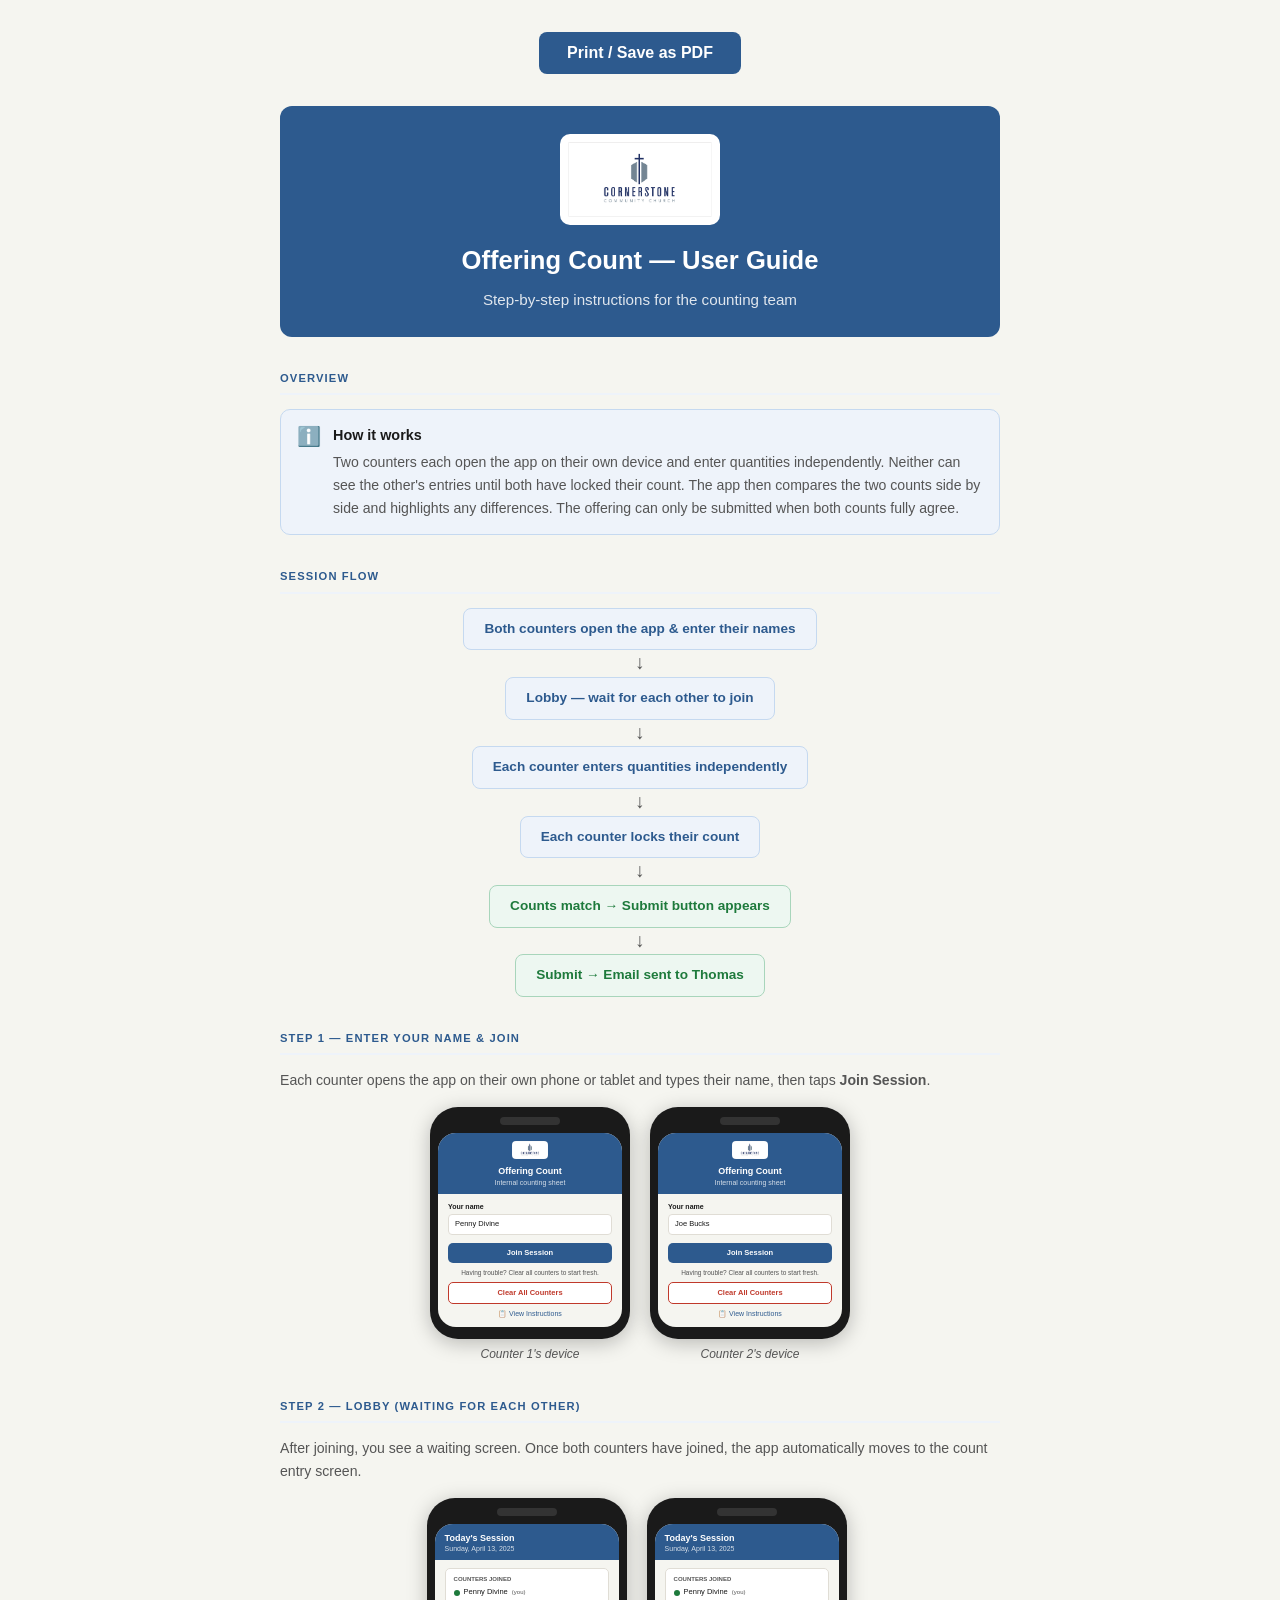
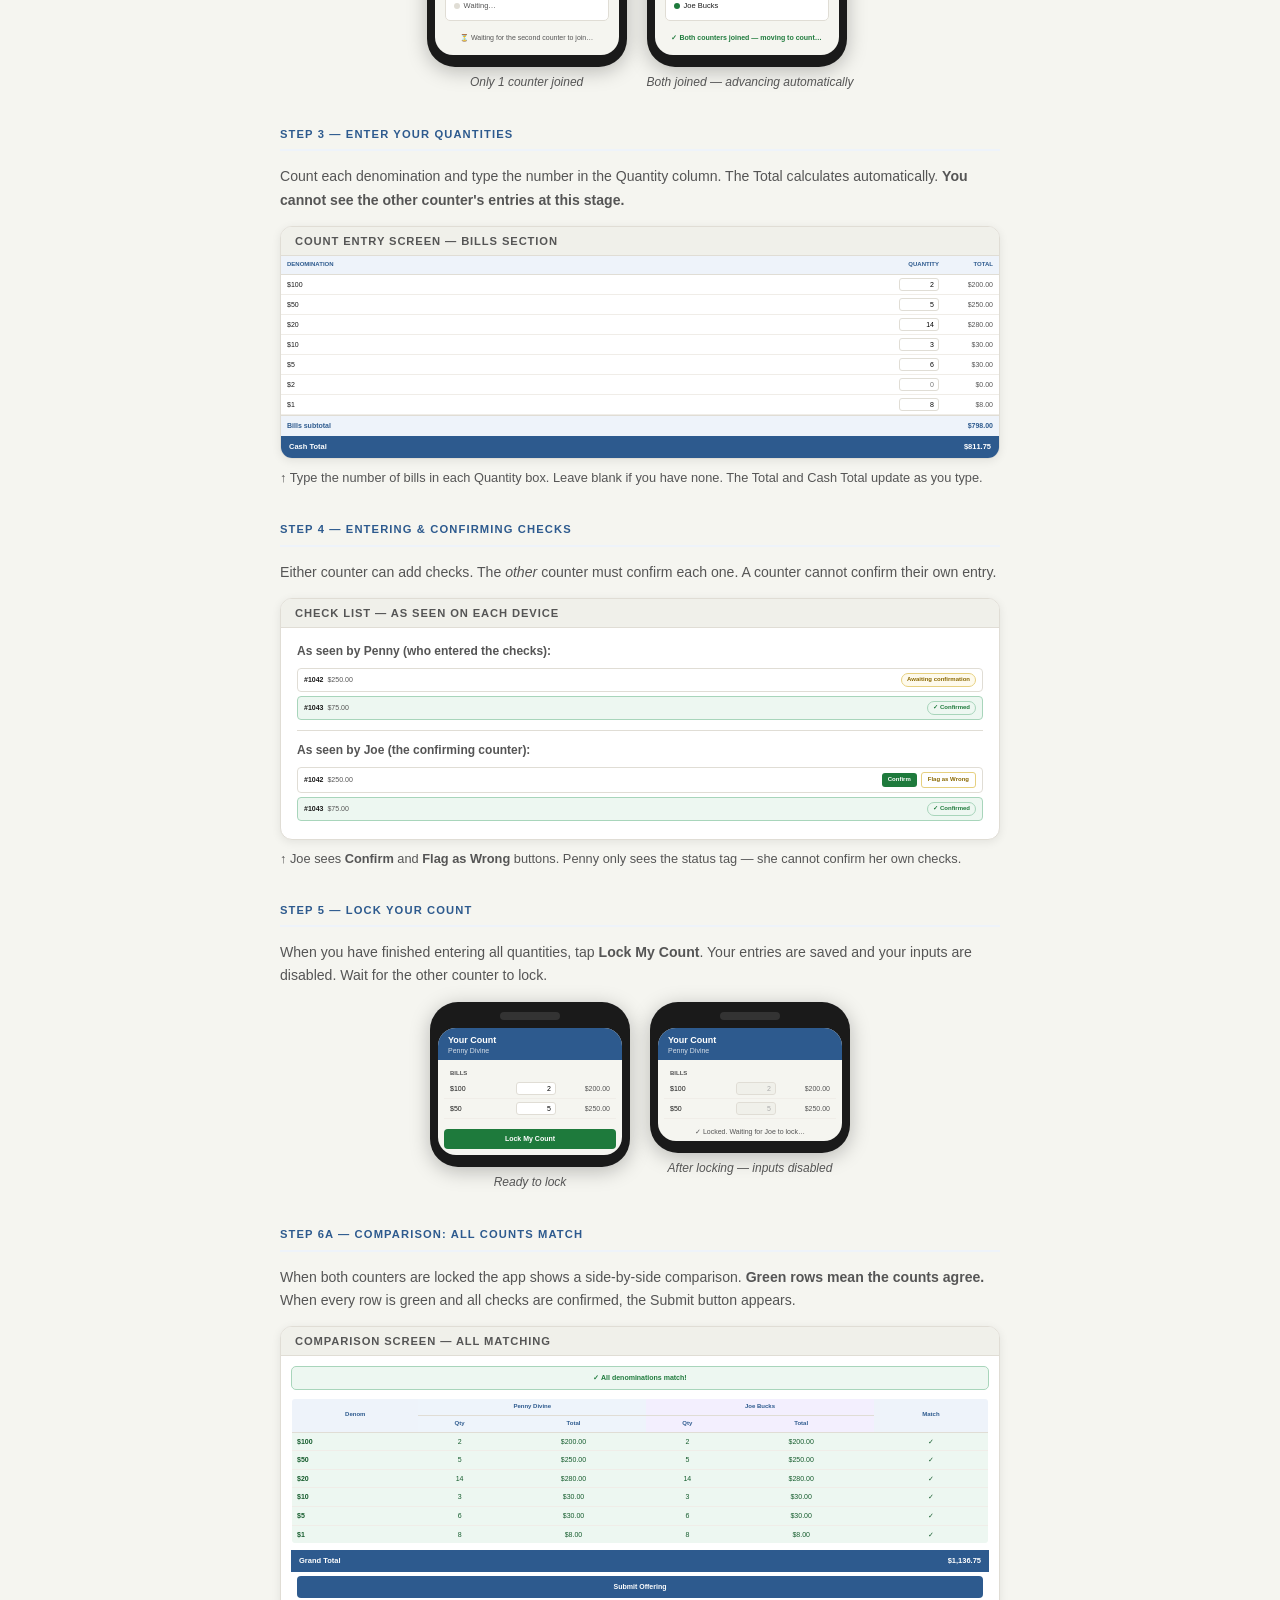
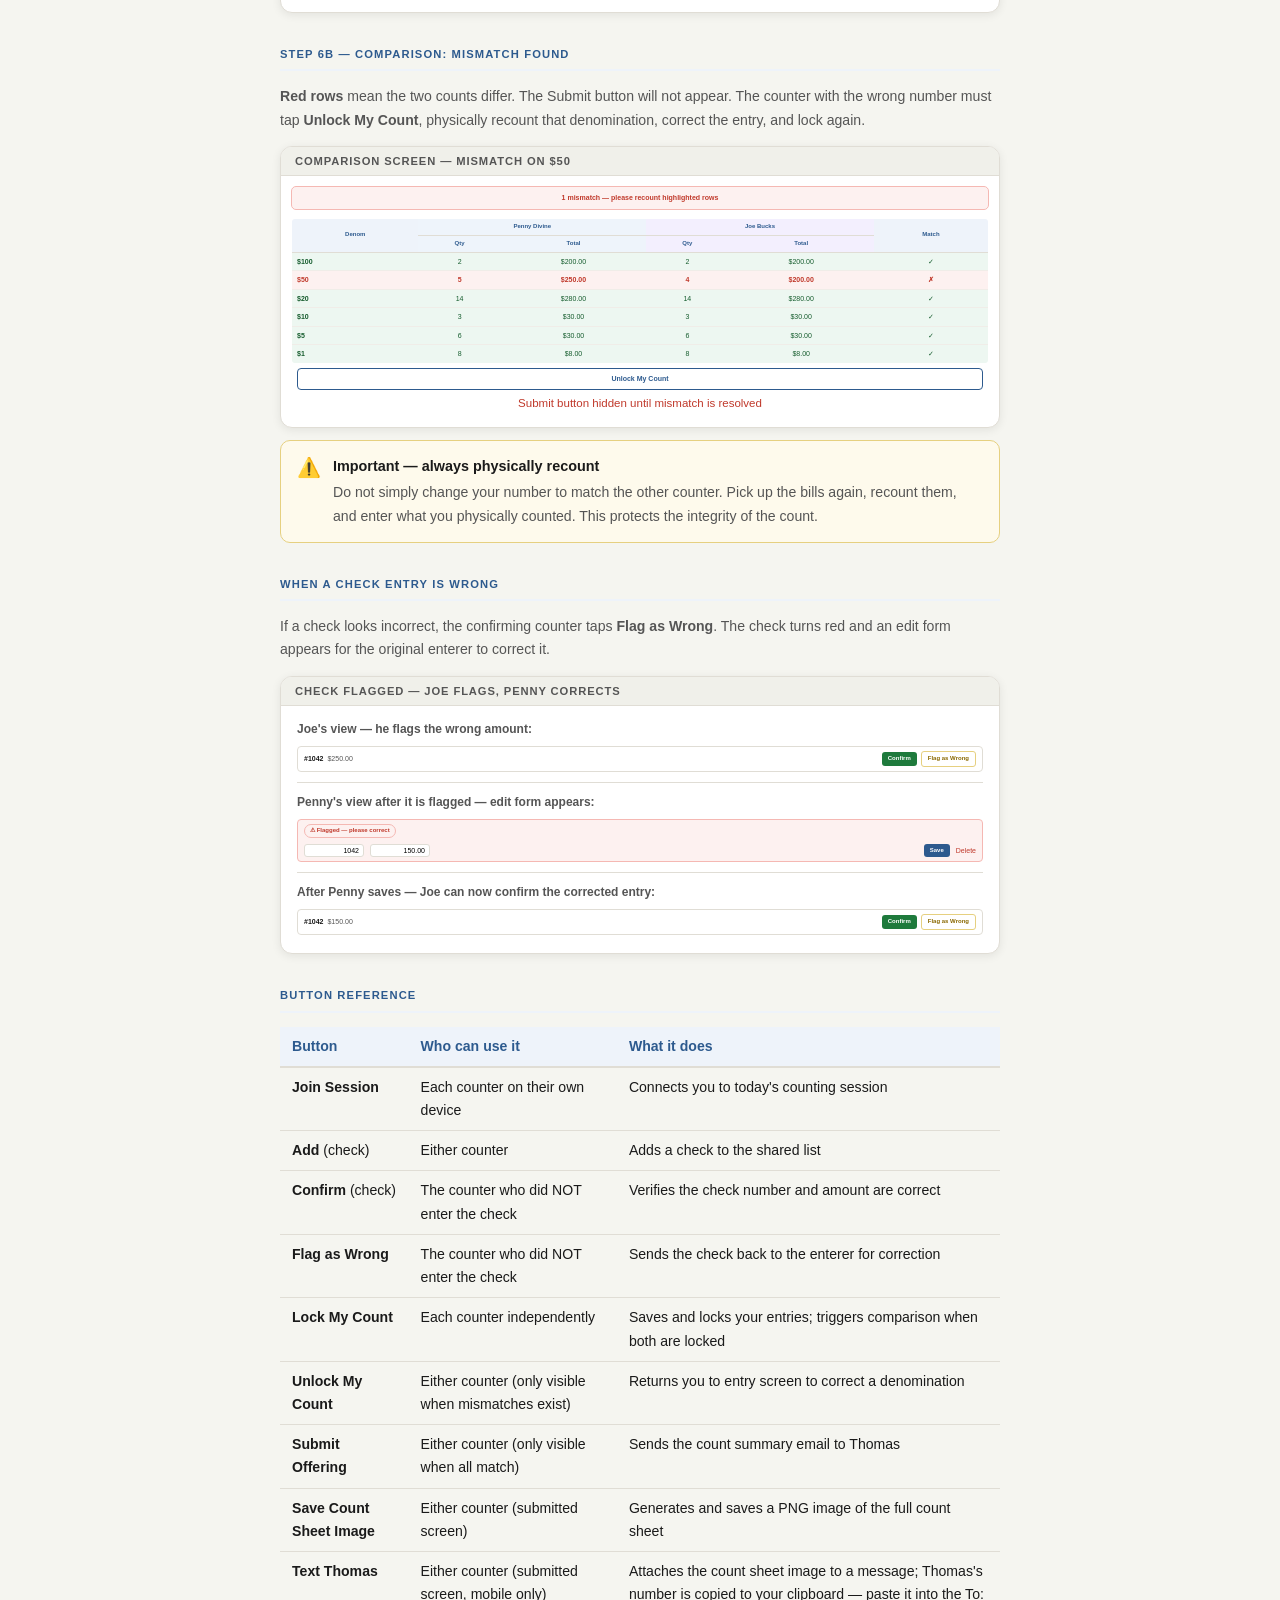
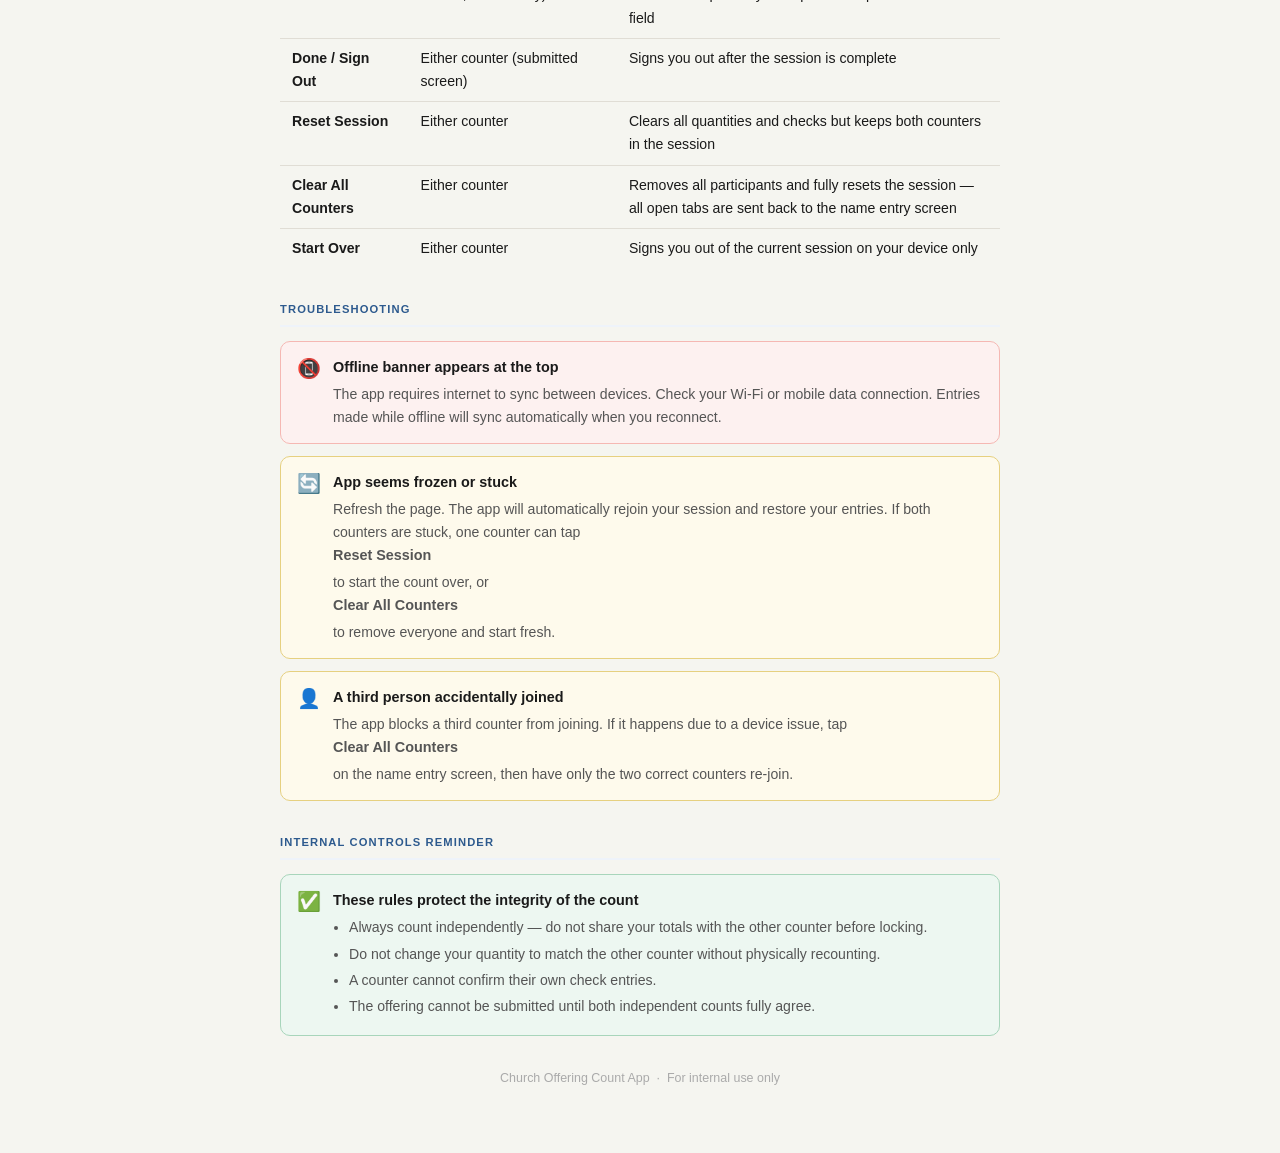
<file: instructions.html>
<!DOCTYPE html>
<html lang="en">
<head>
  <meta charset="UTF-8">
  <meta name="viewport" content="width=device-width, initial-scale=1.0">
  <title>Offering Count — User Guide</title>
  <style>
    *, *::before, *::after { box-sizing: border-box; margin: 0; padding: 0; }

    :root {
      --primary:    #2d5a8e;
      --primary-lt: #eef3fa;
      --success:    #1e7a3c;
      --success-lt: #edf7f1;
      --warn:       #8a6800;
      --warn-lt:    #fefaec;
      --danger:     #c0392b;
      --danger-lt:  #fdf1f0;
      --border:     #e0ddd5;
      --text:       #1a1a1a;
      --muted:      #555;
      --bg:         #f5f5f0;
    }

    body {
      font-family: -apple-system, BlinkMacSystemFont, 'Segoe UI', Roboto, sans-serif;
      background: var(--bg); color: var(--text);
      font-size: 15px; line-height: 1.65;
      padding: 32px 16px 64px;
    }

    .page { max-width: 720px; margin: 0 auto; }

    /* ── Header ── */
    .guide-header {
      text-align: center; padding: 28px 24px 24px;
      background: var(--primary); color: #fff;
      border-radius: 12px; margin-bottom: 32px;
    }
    .guide-header .cross { font-size: 2rem; margin-bottom: 8px; }
    .guide-header h1 { font-size: 1.6rem; font-weight: 800; }
    .guide-header p  { opacity: .85; font-size: .95rem; margin-top: 6px; }

    /* ── Section ── */
    .section { margin-bottom: 32px; }
    .section-title {
      font-size: .7rem; font-weight: 800; letter-spacing: .1em;
      text-transform: uppercase; color: var(--primary);
      border-bottom: 2px solid var(--primary-lt);
      padding-bottom: 6px; margin-bottom: 14px;
    }

    /* ── Steps ── */
    .steps { display: flex; flex-direction: column; gap: 12px; }
    .step {
      display: flex; gap: 14px; align-items: flex-start;
      background: #fff; border: 1px solid var(--border);
      border-radius: 10px; padding: 14px 16px;
    }
    .step-num {
      flex-shrink: 0; width: 28px; height: 28px;
      border-radius: 50%; background: var(--primary); color: #fff;
      font-size: .8rem; font-weight: 800;
      display: flex; align-items: center; justify-content: center;
    }
    .step-body { flex: 1; }
    .step-body strong { display: block; font-size: .95rem; margin-bottom: 3px; }
    .step-body p, .step-body ul { font-size: .88rem; color: var(--muted); }
    .step-body ul { padding-left: 18px; margin-top: 4px; }
    .step-body ul li { margin-bottom: 3px; }

    /* ── Callout boxes ── */
    .callout {
      border-radius: 10px; padding: 14px 16px;
      font-size: .88rem; margin-bottom: 12px;
      display: flex; gap: 12px; align-items: flex-start;
    }
    .callout .icon { font-size: 1.2rem; flex-shrink: 0; line-height: 1.4; }
    .callout-body strong { display: block; margin-bottom: 3px; font-size: .9rem; }
    .callout-body p, .callout-body ul { color: var(--muted); }
    .callout-body ul { padding-left: 16px; margin-top: 4px; }
    .callout-body ul li { margin-bottom: 3px; }
    .callout.info    { background: var(--primary-lt); border: 1px solid #c5d9f0; }
    .callout.success { background: var(--success-lt); border: 1px solid #a8d5bb; }
    .callout.warn    { background: var(--warn-lt);    border: 1px solid #e6d080; }
    .callout.danger  { background: var(--danger-lt);  border: 1px solid #f5b8b3; }

    /* ── Flow diagram ── */
    .flow {
      display: flex; flex-direction: column; align-items: center; gap: 0;
      margin: 8px 0 16px;
    }
    .flow-box {
      background: #fff; border: 1.5px solid var(--border);
      border-radius: 8px; padding: 9px 20px;
      font-size: .85rem; font-weight: 600; text-align: center;
      min-width: 220px;
    }
    .flow-box.green  { border-color: #a8d5bb; background: var(--success-lt); color: var(--success); }
    .flow-box.blue   { border-color: #c5d9f0; background: var(--primary-lt); color: var(--primary); }
    .flow-box.red    { border-color: #f5b8b3; background: var(--danger-lt);  color: var(--danger);  }
    .flow-box.gold   { border-color: #e6d080; background: var(--warn-lt);    color: var(--warn);    }
    .flow-arrow { font-size: 1.2rem; color: var(--muted); line-height: 1.4; }

    /* ── Table ── */
    table { width: 100%; border-collapse: collapse; font-size: .88rem; margin-top: 8px; }
    th { background: var(--primary-lt); color: var(--primary); font-weight: 700;
         padding: 8px 12px; text-align: left; border-bottom: 2px solid var(--border); }
    td { padding: 8px 12px; border-bottom: 1px solid var(--border); vertical-align: top; }
    tr:last-child td { border-bottom: none; }

    /* ── Print ── */
    .print-btn {
      display: block; margin: 0 auto 32px; padding: 12px 28px;
      background: var(--primary); color: #fff; border: none;
      border-radius: 8px; font-size: 1rem; font-weight: 600;
      cursor: pointer; text-align: center;
    }
    .print-btn:hover { background: #1e3f63; }
    @media print {
      body { background: #fff; padding: 16px; }
      .print-btn { display: none; }
      .step, .callout, .flow-box, .mockup-wrap { break-inside: avoid; }
    }

    /* ════════════════════════════════════════
       MOCKUP STYLES
    ════════════════════════════════════════ */
    .mockup-wrap {
      margin: 14px 0 4px;
      background: #fff;
      border: 1.5px solid var(--border);
      border-radius: 12px;
      overflow: hidden;
      box-shadow: 0 2px 10px rgba(0,0,0,.08);
    }
    .mockup-label {
      background: #f0f0ea; border-bottom: 1px solid var(--border);
      font-size: .7rem; font-weight: 700; letter-spacing: .08em;
      text-transform: uppercase; color: var(--muted);
      padding: 5px 14px;
    }
    .mockup-body { padding: 14px 16px; }

    /* Phone frame wrapper */
    .phone-row {
      display: flex; gap: 20px; flex-wrap: wrap;
      justify-content: center; margin: 14px 0 4px;
    }
    .phone-frame {
      background: #1a1a1a; border-radius: 28px;
      padding: 10px 8px 12px; width: 200px;
      box-shadow: 0 4px 20px rgba(0,0,0,.25);
      flex-shrink: 0;
    }
    .phone-notch {
      width: 60px; height: 8px; background: #333;
      border-radius: 4px; margin: 0 auto 8px;
    }
    .phone-screen {
      background: var(--bg); border-radius: 18px;
      overflow: hidden; font-size: 8px; line-height: 1.4;
    }
    .phone-screen .ps-header {
      background: var(--primary); color: #fff;
      padding: 8px 10px 6px; text-align: center;
    }
    .phone-screen .ps-header .cross { font-size: 10px; }
    .phone-screen .ps-header h2 { font-size: 9px; font-weight: 800; }
    .phone-screen .ps-header p  { font-size: 7px; opacity: .8; }
    .phone-screen .ps-body { padding: 8px 10px; }
    .phone-label { font-size: 7px; font-weight: 700; margin-bottom: 3px; color: var(--text); }
    .phone-input {
      width: 100%; border: 1.5px solid var(--border); border-radius: 4px;
      padding: 4px 6px; font-size: 7.5px; color: var(--text);
      background: #fff; margin-bottom: 8px;
    }
    .phone-btn {
      display: block; width: 100%; text-align: center;
      padding: 5px; border-radius: 5px;
      font-size: 7.5px; font-weight: 700; margin-bottom: 5px;
    }
    .phone-btn.primary { background: var(--primary); color: #fff; }
    .phone-btn.danger  { background: #fff; color: var(--danger); border: 1px solid var(--danger); }
    .phone-hint { font-size: 6.5px; color: var(--muted); text-align: center; margin: 3px 0 4px; }
    .phone-link { font-size: 7px; color: var(--primary); text-align: center; display: block; margin-top: 4px; }

    /* Lobby screen */
    .phone-lobby-card {
      background: #fff; border: 1px solid var(--border);
      border-radius: 5px; padding: 6px 8px; margin-bottom: 6px;
    }
    .phone-lobby-title { font-size: 6px; font-weight: 700; text-transform: uppercase; color: var(--muted); margin-bottom: 4px; }
    .phone-counter-row { display: flex; align-items: center; gap: 4px; margin-bottom: 3px; font-size: 7.5px; }
    .dot { width: 6px; height: 6px; border-radius: 50%; flex-shrink: 0; }
    .dot.green  { background: var(--success); }
    .dot.gray   { background: var(--border); }
    .phone-you  { font-size: 6px; color: var(--muted); }
    .phone-spin-row { text-align: center; padding: 6px 0 4px; color: var(--muted); font-size: 7px; }

    /* Denomination table */
    .mock-denom-hdr {
      display: grid; grid-template-columns: 1fr 44px 54px;
      background: var(--primary-lt); padding: 4px 6px;
      font-size: 6px; font-weight: 700; text-transform: uppercase; color: var(--primary);
      border-bottom: 1px solid var(--border);
    }
    .mock-denom-hdr span:nth-child(2),
    .mock-denom-hdr span:nth-child(3) { text-align: right; }
    .mock-denom-row {
      display: grid; grid-template-columns: 1fr 44px 54px;
      padding: 3px 6px; border-bottom: 1px solid #f0ede8;
      align-items: center; font-size: 7px;
    }
    .mock-qty-input {
      border: 1px solid var(--border); border-radius: 3px;
      padding: 2px 4px; font-size: 7px; text-align: right;
      width: 40px; justify-self: end;
    }
    .mock-total { text-align: right; font-size: 7px; color: var(--muted); }
    .mock-subtotal {
      display: grid; grid-template-columns: 1fr 44px 54px;
      padding: 4px 6px; background: var(--primary-lt);
      font-size: 7px; font-weight: 700; color: var(--primary);
      border-top: 1px solid var(--border);
    }
    .mock-subtotal span:last-child { text-align: right; }
    .mock-cash-bar {
      background: var(--primary); color: #fff;
      padding: 5px 8px; font-size: 7.5px; font-weight: 700;
      display: flex; justify-content: space-between;
    }
    .mock-section-hd { font-size: 6px; font-weight: 700; text-transform: uppercase; color: var(--muted); padding: 5px 6px 2px; }
    .mock-lock-btn {
      display: block; text-align: center;
      background: var(--success); color: #fff;
      border-radius: 4px; padding: 5px; font-size: 7px; font-weight: 700;
      margin: 6px;
    }
    .mock-waiting { font-size: 7px; color: var(--muted); text-align: center; padding: 4px 6px; }

    /* Check list */
    .mock-check-item {
      display: flex; align-items: center; gap: 4px; flex-wrap: wrap;
      border: 1px solid var(--border); border-radius: 4px;
      padding: 4px 6px; margin-bottom: 4px; font-size: 7px; background: #fff;
    }
    .mock-check-item.confirmed { border-color: #a8d5bb; background: var(--success-lt); }
    .mock-check-item.flagged   { border-color: #f5b8b3; background: var(--danger-lt); }
    .mock-tag {
      font-size: 6px; font-weight: 700; padding: 1px 5px;
      border-radius: 8px; margin-left: auto;
    }
    .mock-tag.ok   { background: var(--success-lt); color: var(--success); border: 1px solid #a8d5bb; }
    .mock-tag.wait { background: var(--warn-lt);    color: var(--warn);    border: 1px solid #e6d080; }
    .mock-tag.bad  { background: var(--danger-lt);  color: var(--danger);  border: 1px solid #f5b8b3; }
    .mock-confirm-btn {
      font-size: 6px; font-weight: 700; padding: 2px 6px;
      background: var(--success); color: #fff; border-radius: 3px; margin-left: auto;
    }
    .mock-flag-btn {
      font-size: 6px; font-weight: 700; padding: 2px 6px;
      background: #fff; color: var(--warn); border: 1px solid #e6d080; border-radius: 3px;
    }

    /* Compare table */
    .mock-compare-tbl {
      width: 100%; border-collapse: collapse; font-size: 7px;
      border: 1px solid var(--border); border-radius: 4px; overflow: hidden;
    }
    .mock-compare-tbl th {
      background: var(--primary-lt); color: var(--primary);
      padding: 3px 5px; font-size: 6px; text-align: center; font-weight: 700;
      border-bottom: 1px solid var(--border);
    }
    .mock-compare-tbl td { padding: 3px 5px; border-bottom: 1px solid #f0ede8; text-align: center; }
    .mock-compare-tbl td:first-child { text-align: left; font-weight: 600; }
    .row-ok   td { background: var(--success-lt); color: #155c2d; }
    .row-bad  td { background: var(--danger-lt);  color: var(--danger); font-weight: 700; }
    .mock-summary-ok  { background: var(--success-lt); color: var(--success); border: 1px solid #a8d5bb; border-radius: 5px; padding: 5px 8px; font-size: 7px; font-weight: 700; text-align: center; margin-bottom: 5px; }
    .mock-summary-bad { background: var(--danger-lt);  color: var(--danger);  border: 1px solid #f5b8b3; border-radius: 5px; padding: 5px 8px; font-size: 7px; font-weight: 700; text-align: center; margin-bottom: 5px; }
    .mock-submit-btn {
      display: block; text-align: center;
      background: var(--primary); color: #fff;
      border-radius: 4px; padding: 5px; font-size: 7px; font-weight: 700; margin: 4px 6px;
    }
    .mock-unlock-btn {
      display: block; text-align: center;
      background: #fff; color: var(--primary); border: 1px solid var(--primary);
      border-radius: 4px; padding: 4px; font-size: 7px; font-weight: 700; margin: 4px 6px;
    }
    .mock-grand-bar {
      background: var(--primary); color: #fff;
      padding: 5px 8px; font-size: 7.5px; font-weight: 700;
      display: flex; justify-content: space-between; margin-top: 4px;
    }

    /* Caption under phone */
    .phone-caption { text-align: center; font-size: .75rem; color: var(--muted); margin-top: 6px; font-style: italic; }
    .two-label { text-align: center; font-size: .78rem; font-weight: 700; color: var(--primary); margin-bottom: 6px; }
  </style>
</head>
<body>
<div class="page">

  <button class="print-btn" onclick="window.print()">Print / Save as PDF</button>

  <div class="guide-header">
    <img src="CornerstoneLogo.jpg" alt="Cornerstone Community Church" style="width:160px;max-width:70%;height:auto;display:block;margin:0 auto 14px;border-radius:10px;background:#fff;padding:8px">
    <h1>Offering Count — User Guide</h1>
    <p>Step-by-step instructions for the counting team</p>
  </div>

  <!-- ── Overview ── -->
  <div class="section">
    <div class="section-title">Overview</div>
    <div class="callout info">
      <div class="icon">ℹ️</div>
      <div class="callout-body">
        <strong>How it works</strong>
        <p>Two counters each open the app on their own device and enter quantities independently. Neither can see the other's entries until both have locked their count. The app then compares the two counts side by side and highlights any differences. The offering can only be submitted when both counts fully agree.</p>
      </div>
    </div>
  </div>

  <!-- ── Session Flow ── -->
  <div class="section">
    <div class="section-title">Session Flow</div>
    <div class="flow">
      <div class="flow-box blue">Both counters open the app &amp; enter their names</div>
      <div class="flow-arrow">↓</div>
      <div class="flow-box blue">Lobby — wait for each other to join</div>
      <div class="flow-arrow">↓</div>
      <div class="flow-box blue">Each counter enters quantities independently</div>
      <div class="flow-arrow">↓</div>
      <div class="flow-box blue">Each counter locks their count</div>
      <div class="flow-arrow">↓</div>
      <div class="flow-box green">Counts match → Submit button appears</div>
      <div class="flow-arrow">↓</div>
      <div class="flow-box green">Submit → Email sent to Thomas</div>
    </div>
  </div>

  <!-- ════════════════════════════════════════════════════
       STEP 1 — Name Entry
  ═════════════════════════════════════════════════════ -->
  <div class="section">
    <div class="section-title">Step 1 — Enter Your Name &amp; Join</div>
    <p style="font-size:.88rem;color:var(--muted);margin-bottom:12px;">
      Each counter opens the app on their own phone or tablet and types their name, then taps <strong>Join Session</strong>.
    </p>

    <div class="phone-row">
      <div>
        <div class="phone-frame">
          <div class="phone-notch"></div>
          <div class="phone-screen">
            <div class="ps-header">
              <img src="CornerstoneLogo.jpg" alt="logo" style="width:36px;height:auto;display:block;margin:0 auto 6px;border-radius:4px">
              <h2>Offering Count</h2>
              <p>Internal counting sheet</p>
            </div>
            <div class="ps-body">
              <div class="phone-label">Your name</div>
              <div class="phone-input">Penny Divine</div>
              <div class="phone-btn primary">Join Session</div>
              <div class="phone-hint">Having trouble? Clear all counters to start fresh.</div>
              <div class="phone-btn danger">Clear All Counters</div>
              <div class="phone-link">📋 View Instructions</div>
            </div>
          </div>
        </div>
        <div class="phone-caption">Counter 1's device</div>
      </div>
      <div>
        <div class="phone-frame">
          <div class="phone-notch"></div>
          <div class="phone-screen">
            <div class="ps-header">
              <img src="CornerstoneLogo.jpg" alt="logo" style="width:36px;height:auto;display:block;margin:0 auto 6px;border-radius:4px">
              <h2>Offering Count</h2>
              <p>Internal counting sheet</p>
            </div>
            <div class="ps-body">
              <div class="phone-label">Your name</div>
              <div class="phone-input">Joe Bucks</div>
              <div class="phone-btn primary">Join Session</div>
              <div class="phone-hint">Having trouble? Clear all counters to start fresh.</div>
              <div class="phone-btn danger">Clear All Counters</div>
              <div class="phone-link">📋 View Instructions</div>
            </div>
          </div>
        </div>
        <div class="phone-caption">Counter 2's device</div>
      </div>
    </div>
  </div>

  <!-- ════════════════════════════════════════════════════
       STEP 2 — Lobby
  ═════════════════════════════════════════════════════ -->
  <div class="section">
    <div class="section-title">Step 2 — Lobby (Waiting for Each Other)</div>
    <p style="font-size:.88rem;color:var(--muted);margin-bottom:12px;">
      After joining, you see a waiting screen. Once both counters have joined, the app automatically moves to the count entry screen.
    </p>

    <div class="phone-row">
      <!-- One person joined -->
      <div>
        <div class="phone-frame">
          <div class="phone-notch"></div>
          <div class="phone-screen">
            <div class="ps-header" style="text-align:left">
              <h2>Today's Session</h2>
              <p>Sunday, April 13, 2025</p>
            </div>
            <div class="ps-body">
              <div class="phone-lobby-card">
                <div class="phone-lobby-title">Counters joined</div>
                <div class="phone-counter-row"><span class="dot green"></span> Penny Divine <span class="phone-you">(you)</span></div>
                <div class="phone-counter-row"><span class="dot gray"></span> <span style="color:var(--muted)">Waiting…</span></div>
              </div>
              <div class="phone-spin-row">⏳ Waiting for the second counter to join…</div>
            </div>
          </div>
        </div>
        <div class="phone-caption">Only 1 counter joined</div>
      </div>
      <!-- Both joined -->
      <div>
        <div class="phone-frame">
          <div class="phone-notch"></div>
          <div class="phone-screen">
            <div class="ps-header" style="text-align:left">
              <h2>Today's Session</h2>
              <p>Sunday, April 13, 2025</p>
            </div>
            <div class="ps-body">
              <div class="phone-lobby-card">
                <div class="phone-lobby-title">Counters joined</div>
                <div class="phone-counter-row"><span class="dot green"></span> Penny Divine <span class="phone-you">(you)</span></div>
                <div class="phone-counter-row"><span class="dot green"></span> Joe Bucks</div>
              </div>
              <div class="phone-spin-row" style="color:var(--success);font-weight:700">✓ Both counters joined — moving to count…</div>
            </div>
          </div>
        </div>
        <div class="phone-caption">Both joined — advancing automatically</div>
      </div>
    </div>
  </div>

  <!-- ════════════════════════════════════════════════════
       STEP 3 — Count Entry
  ═════════════════════════════════════════════════════ -->
  <div class="section">
    <div class="section-title">Step 3 — Enter Your Quantities</div>
    <p style="font-size:.88rem;color:var(--muted);margin-bottom:12px;">
      Count each denomination and type the number in the Quantity column. The Total calculates automatically. <strong>You cannot see the other counter's entries at this stage.</strong>
    </p>

    <div class="mockup-wrap">
      <div class="mockup-label">Count Entry Screen — Bills section</div>
      <div class="mockup-body" style="padding:0">
        <div class="mock-denom-hdr">
          <span>Denomination</span><span>Quantity</span><span>Total</span>
        </div>
        <div class="mock-denom-row">
          <span>$100</span>
          <input class="mock-qty-input" value="2" readonly>
          <span class="mock-total">$200.00</span>
        </div>
        <div class="mock-denom-row">
          <span>$50</span>
          <input class="mock-qty-input" value="5" readonly>
          <span class="mock-total">$250.00</span>
        </div>
        <div class="mock-denom-row">
          <span>$20</span>
          <input class="mock-qty-input" value="14" readonly>
          <span class="mock-total">$280.00</span>
        </div>
        <div class="mock-denom-row">
          <span>$10</span>
          <input class="mock-qty-input" value="3" readonly>
          <span class="mock-total">$30.00</span>
        </div>
        <div class="mock-denom-row">
          <span>$5</span>
          <input class="mock-qty-input" value="6" readonly>
          <span class="mock-total">$30.00</span>
        </div>
        <div class="mock-denom-row">
          <span>$2</span>
          <input class="mock-qty-input" value="" readonly placeholder="0">
          <span class="mock-total">$0.00</span>
        </div>
        <div class="mock-denom-row">
          <span>$1</span>
          <input class="mock-qty-input" value="8" readonly>
          <span class="mock-total">$8.00</span>
        </div>
        <div class="mock-subtotal">
          <span>Bills subtotal</span><span></span><span>$798.00</span>
        </div>
        <div class="mock-cash-bar">
          <span>Cash Total</span><span>$811.75</span>
        </div>
      </div>
    </div>
    <p style="font-size:.8rem;color:var(--muted);margin-top:8px;">
      ↑ Type the number of bills in each Quantity box. Leave blank if you have none. The Total and Cash Total update as you type.
    </p>
  </div>

  <!-- ════════════════════════════════════════════════════
       STEP 4 — Checks
  ═════════════════════════════════════════════════════ -->
  <div class="section">
    <div class="section-title">Step 4 — Entering &amp; Confirming Checks</div>
    <p style="font-size:.88rem;color:var(--muted);margin-bottom:12px;">
      Either counter can add checks. The <em>other</em> counter must confirm each one. A counter cannot confirm their own entry.
    </p>

    <div class="mockup-wrap">
      <div class="mockup-label">Check List — as seen on each device</div>
      <div class="mockup-body">

        <!-- Pending (enterer's view) -->
        <div style="font-size:.75rem;font-weight:700;color:var(--muted);margin-bottom:6px;">As seen by Penny (who entered the checks):</div>
        <div class="mock-check-item">
          <span style="font-weight:700">#1042</span>
          <span style="color:var(--muted)">$250.00</span>
          <span class="mock-tag wait">Awaiting confirmation</span>
        </div>
        <div class="mock-check-item confirmed">
          <span style="font-weight:700">#1043</span>
          <span style="color:var(--muted)">$75.00</span>
          <span class="mock-tag ok">✓ Confirmed</span>
        </div>

        <div style="border-top:1px solid var(--border);margin:10px 0"></div>

        <!-- Confirmer's view -->
        <div style="font-size:.75rem;font-weight:700;color:var(--muted);margin-bottom:6px;">As seen by Joe (the confirming counter):</div>
        <div class="mock-check-item">
          <span style="font-weight:700">#1042</span>
          <span style="color:var(--muted)">$250.00</span>
          <span class="mock-confirm-btn">Confirm</span>
          <span class="mock-flag-btn">Flag as Wrong</span>
        </div>
        <div class="mock-check-item confirmed">
          <span style="font-weight:700">#1043</span>
          <span style="color:var(--muted)">$75.00</span>
          <span class="mock-tag ok">✓ Confirmed</span>
        </div>
      </div>
    </div>
    <p style="font-size:.8rem;color:var(--muted);margin-top:8px;">
      ↑ Joe sees <strong>Confirm</strong> and <strong>Flag as Wrong</strong> buttons. Penny only sees the status tag — she cannot confirm her own checks.
    </p>
  </div>

  <!-- ════════════════════════════════════════════════════
       STEP 5 — Lock
  ═════════════════════════════════════════════════════ -->
  <div class="section">
    <div class="section-title">Step 5 — Lock Your Count</div>
    <p style="font-size:.88rem;color:var(--muted);margin-bottom:12px;">
      When you have finished entering all quantities, tap <strong>Lock My Count</strong>. Your entries are saved and your inputs are disabled. Wait for the other counter to lock.
    </p>

    <div class="phone-row">
      <div>
        <div class="phone-frame">
          <div class="phone-notch"></div>
          <div class="phone-screen">
            <div class="ps-header" style="text-align:left;padding:6px 10px 4px;">
              <h2>Your Count</h2>
              <p style="font-size:7px">Penny Divine</p>
            </div>
            <div style="padding:4px 6px">
              <div class="mock-section-hd">Bills</div>
              <!-- abbreviated rows -->
              <div class="mock-denom-row" style="font-size:7px"><span>$100</span><input class="mock-qty-input" value="2" readonly><span class="mock-total">$200.00</span></div>
              <div class="mock-denom-row" style="font-size:7px"><span>$50</span><input class="mock-qty-input" value="5" readonly><span class="mock-total">$250.00</span></div>
            </div>
            <div class="mock-lock-btn">Lock My Count</div>
          </div>
        </div>
        <div class="phone-caption">Ready to lock</div>
      </div>
      <div>
        <div class="phone-frame">
          <div class="phone-notch"></div>
          <div class="phone-screen">
            <div class="ps-header" style="text-align:left;padding:6px 10px 4px;">
              <h2>Your Count</h2>
              <p style="font-size:7px">Penny Divine</p>
            </div>
            <div style="padding:4px 6px">
              <div class="mock-section-hd">Bills</div>
              <div class="mock-denom-row" style="font-size:7px"><span>$100</span><input class="mock-qty-input" value="2" readonly disabled style="background:#f0f0ea;color:#aaa"><span class="mock-total">$200.00</span></div>
              <div class="mock-denom-row" style="font-size:7px"><span>$50</span><input class="mock-qty-input" value="5" readonly disabled style="background:#f0f0ea;color:#aaa"><span class="mock-total">$250.00</span></div>
            </div>
            <div class="mock-waiting">✓ Locked. Waiting for Joe to lock…</div>
          </div>
        </div>
        <div class="phone-caption">After locking — inputs disabled</div>
      </div>
    </div>
  </div>

  <!-- ════════════════════════════════════════════════════
       STEP 6 — Comparison: All Match
  ═════════════════════════════════════════════════════ -->
  <div class="section">
    <div class="section-title">Step 6A — Comparison: All Counts Match</div>
    <p style="font-size:.88rem;color:var(--muted);margin-bottom:12px;">
      When both counters are locked the app shows a side-by-side comparison. <strong>Green rows mean the counts agree.</strong> When every row is green and all checks are confirmed, the Submit button appears.
    </p>

    <div class="mockup-wrap">
      <div class="mockup-label">Comparison screen — all matching</div>
      <div class="mockup-body" style="padding:10px">
        <div class="mock-summary-ok">✓ All denominations match!</div>
        <table class="mock-compare-tbl">
          <thead>
            <tr>
              <th rowspan="2">Denom</th>
              <th colspan="2" style="background:#eef4fb">Penny Divine</th>
              <th colspan="2" style="background:#f3effe">Joe Bucks</th>
              <th rowspan="2">Match</th>
            </tr>
            <tr>
              <th style="background:#eef4fb">Qty</th><th style="background:#eef4fb">Total</th>
              <th style="background:#f3effe">Qty</th><th style="background:#f3effe">Total</th>
            </tr>
          </thead>
          <tbody>
            <tr class="row-ok"><td>$100</td><td>2</td><td>$200.00</td><td>2</td><td>$200.00</td><td>✓</td></tr>
            <tr class="row-ok"><td>$50</td><td>5</td><td>$250.00</td><td>5</td><td>$250.00</td><td>✓</td></tr>
            <tr class="row-ok"><td>$20</td><td>14</td><td>$280.00</td><td>14</td><td>$280.00</td><td>✓</td></tr>
            <tr class="row-ok"><td>$10</td><td>3</td><td>$30.00</td><td>3</td><td>$30.00</td><td>✓</td></tr>
            <tr class="row-ok"><td>$5</td><td>6</td><td>$30.00</td><td>6</td><td>$30.00</td><td>✓</td></tr>
            <tr class="row-ok"><td>$1</td><td>8</td><td>$8.00</td><td>8</td><td>$8.00</td><td>✓</td></tr>
          </tbody>
        </table>
        <div class="mock-grand-bar" style="margin-top:6px"><span>Grand Total</span><span>$1,136.75</span></div>
        <div class="mock-submit-btn">Submit Offering</div>
      </div>
    </div>
  </div>

  <!-- ════════════════════════════════════════════════════
       STEP 6B — Comparison: Mismatch
  ═════════════════════════════════════════════════════ -->
  <div class="section">
    <div class="section-title">Step 6B — Comparison: Mismatch Found</div>
    <p style="font-size:.88rem;color:var(--muted);margin-bottom:12px;">
      <strong>Red rows</strong> mean the two counts differ. The Submit button will not appear. The counter with the wrong number must tap <strong>Unlock My Count</strong>, physically recount that denomination, correct the entry, and lock again.
    </p>

    <div class="mockup-wrap">
      <div class="mockup-label">Comparison screen — mismatch on $50</div>
      <div class="mockup-body" style="padding:10px">
        <div class="mock-summary-bad">1 mismatch — please recount highlighted rows</div>
        <table class="mock-compare-tbl">
          <thead>
            <tr>
              <th rowspan="2">Denom</th>
              <th colspan="2" style="background:#eef4fb">Penny Divine</th>
              <th colspan="2" style="background:#f3effe">Joe Bucks</th>
              <th rowspan="2">Match</th>
            </tr>
            <tr>
              <th style="background:#eef4fb">Qty</th><th style="background:#eef4fb">Total</th>
              <th style="background:#f3effe">Qty</th><th style="background:#f3effe">Total</th>
            </tr>
          </thead>
          <tbody>
            <tr class="row-ok"><td>$100</td><td>2</td><td>$200.00</td><td>2</td><td>$200.00</td><td>✓</td></tr>
            <tr class="row-bad"><td>$50</td><td>5</td><td>$250.00</td><td>4</td><td>$200.00</td><td>✗</td></tr>
            <tr class="row-ok"><td>$20</td><td>14</td><td>$280.00</td><td>14</td><td>$280.00</td><td>✓</td></tr>
            <tr class="row-ok"><td>$10</td><td>3</td><td>$30.00</td><td>3</td><td>$30.00</td><td>✓</td></tr>
            <tr class="row-ok"><td>$5</td><td>6</td><td>$30.00</td><td>6</td><td>$30.00</td><td>✓</td></tr>
            <tr class="row-ok"><td>$1</td><td>8</td><td>$8.00</td><td>8</td><td>$8.00</td><td>✓</td></tr>
          </tbody>
        </table>
        <div class="mock-unlock-btn">Unlock My Count</div>
        <p style="font-size:.72rem;color:var(--danger);text-align:center;padding:0 6px 4px;">Submit button hidden until mismatch is resolved</p>
      </div>
    </div>

    <div class="callout warn" style="margin-top:12px">
      <div class="icon">⚠️</div>
      <div class="callout-body">
        <strong>Important — always physically recount</strong>
        <p>Do not simply change your number to match the other counter. Pick up the bills again, recount them, and enter what you physically counted. This protects the integrity of the count.</p>
      </div>
    </div>
  </div>

  <!-- ════════════════════════════════════════════════════
       Check flagging
  ═════════════════════════════════════════════════════ -->
  <div class="section">
    <div class="section-title">When a Check Entry is Wrong</div>
    <p style="font-size:.88rem;color:var(--muted);margin-bottom:12px;">
      If a check looks incorrect, the confirming counter taps <strong>Flag as Wrong</strong>. The check turns red and an edit form appears for the original enterer to correct it.
    </p>

    <div class="mockup-wrap">
      <div class="mockup-label">Check flagged — Joe flags, Penny corrects</div>
      <div class="mockup-body">
        <div style="font-size:.75rem;font-weight:700;color:var(--muted);margin-bottom:6px;">Joe's view — he flags the wrong amount:</div>
        <div class="mock-check-item">
          <span style="font-weight:700">#1042</span>
          <span style="color:var(--muted)">$250.00</span>
          <span class="mock-confirm-btn">Confirm</span>
          <span class="mock-flag-btn">Flag as Wrong</span>
        </div>

        <div style="border-top:1px solid var(--border);margin:10px 0"></div>

        <div style="font-size:.75rem;font-weight:700;color:var(--muted);margin-bottom:6px;">Penny's view after it is flagged — edit form appears:</div>
        <div class="mock-check-item flagged" style="flex-direction:column;align-items:stretch;gap:6px">
          <span class="mock-tag bad" style="margin-left:0;width:fit-content">⚠ Flagged — please correct</span>
          <div style="display:flex;gap:6px;align-items:center;flex-wrap:wrap">
            <input class="mock-qty-input" value="1042" readonly style="width:60px;font-size:7px">
            <input class="mock-qty-input" value="150.00" readonly style="width:60px;font-size:7px">
            <span class="mock-confirm-btn" style="background:var(--primary)">Save</span>
            <span style="font-size:7px;color:var(--danger)">Delete</span>
          </div>
        </div>

        <div style="border-top:1px solid var(--border);margin:10px 0"></div>

        <div style="font-size:.75rem;font-weight:700;color:var(--muted);margin-bottom:6px;">After Penny saves — Joe can now confirm the corrected entry:</div>
        <div class="mock-check-item">
          <span style="font-weight:700">#1042</span>
          <span style="color:var(--muted)">$150.00</span>
          <span class="mock-confirm-btn">Confirm</span>
          <span class="mock-flag-btn">Flag as Wrong</span>
        </div>
      </div>
    </div>
  </div>

  <!-- ── Button Reference ── -->
  <div class="section">
    <div class="section-title">Button Reference</div>
    <table>
      <thead>
        <tr><th>Button</th><th>Who can use it</th><th>What it does</th></tr>
      </thead>
      <tbody>
        <tr><td><strong>Join Session</strong></td><td>Each counter on their own device</td><td>Connects you to today's counting session</td></tr>
        <tr><td><strong>Add</strong> (check)</td><td>Either counter</td><td>Adds a check to the shared list</td></tr>
        <tr><td><strong>Confirm</strong> (check)</td><td>The counter who did NOT enter the check</td><td>Verifies the check number and amount are correct</td></tr>
        <tr><td><strong>Flag as Wrong</strong></td><td>The counter who did NOT enter the check</td><td>Sends the check back to the enterer for correction</td></tr>
        <tr><td><strong>Lock My Count</strong></td><td>Each counter independently</td><td>Saves and locks your entries; triggers comparison when both are locked</td></tr>
        <tr><td><strong>Unlock My Count</strong></td><td>Either counter (only visible when mismatches exist)</td><td>Returns you to entry screen to correct a denomination</td></tr>
        <tr><td><strong>Submit Offering</strong></td><td>Either counter (only visible when all match)</td><td>Sends the count summary email to Thomas</td></tr>
        <tr><td><strong>Save Count Sheet Image</strong></td><td>Either counter (submitted screen)</td><td>Generates and saves a PNG image of the full count sheet</td></tr>
        <tr><td><strong>Text Thomas</strong></td><td>Either counter (submitted screen, mobile only)</td><td>Attaches the count sheet image to a message; Thomas's number is copied to your clipboard — paste it into the To: field</td></tr>
        <tr><td><strong>Done / Sign Out</strong></td><td>Either counter (submitted screen)</td><td>Signs you out after the session is complete</td></tr>
        <tr><td><strong>Reset Session</strong></td><td>Either counter</td><td>Clears all quantities and checks but keeps both counters in the session</td></tr>
        <tr><td><strong>Clear All Counters</strong></td><td>Either counter</td><td>Removes all participants and fully resets the session — all open tabs are sent back to the name entry screen</td></tr>
        <tr><td><strong>Start Over</strong></td><td>Either counter</td><td>Signs you out of the current session on your device only</td></tr>
      </tbody>
    </table>
  </div>

  <!-- ── Troubleshooting ── -->
  <div class="section">
    <div class="section-title">Troubleshooting</div>
    <div class="callout danger">
      <div class="icon">📵</div>
      <div class="callout-body">
        <strong>Offline banner appears at the top</strong>
        <p>The app requires internet to sync between devices. Check your Wi-Fi or mobile data connection. Entries made while offline will sync automatically when you reconnect.</p>
      </div>
    </div>
    <div class="callout warn">
      <div class="icon">🔄</div>
      <div class="callout-body">
        <strong>App seems frozen or stuck</strong>
        <p>Refresh the page. The app will automatically rejoin your session and restore your entries. If both counters are stuck, one counter can tap <strong>Reset Session</strong> to start the count over, or <strong>Clear All Counters</strong> to remove everyone and start fresh.</p>
      </div>
    </div>
    <div class="callout warn">
      <div class="icon">👤</div>
      <div class="callout-body">
        <strong>A third person accidentally joined</strong>
        <p>The app blocks a third counter from joining. If it happens due to a device issue, tap <strong>Clear All Counters</strong> on the name entry screen, then have only the two correct counters re-join.</p>
      </div>
    </div>
  </div>

  <!-- ── Internal Controls ── -->
  <div class="section">
    <div class="section-title">Internal Controls Reminder</div>
    <div class="callout success">
      <div class="icon">✅</div>
      <div class="callout-body">
        <strong>These rules protect the integrity of the count</strong>
        <ul>
          <li>Always count independently — do not share your totals with the other counter before locking.</li>
          <li>Do not change your quantity to match the other counter without physically recounting.</li>
          <li>A counter cannot confirm their own check entries.</li>
          <li>The offering cannot be submitted until both independent counts fully agree.</li>
        </ul>
      </div>
    </div>
  </div>

  <p style="text-align:center;color:#aaa;font-size:.78rem;margin-top:32px;">
    Church Offering Count App &nbsp;·&nbsp; For internal use only
  </p>

</div>
</body>
</html>
</file>
